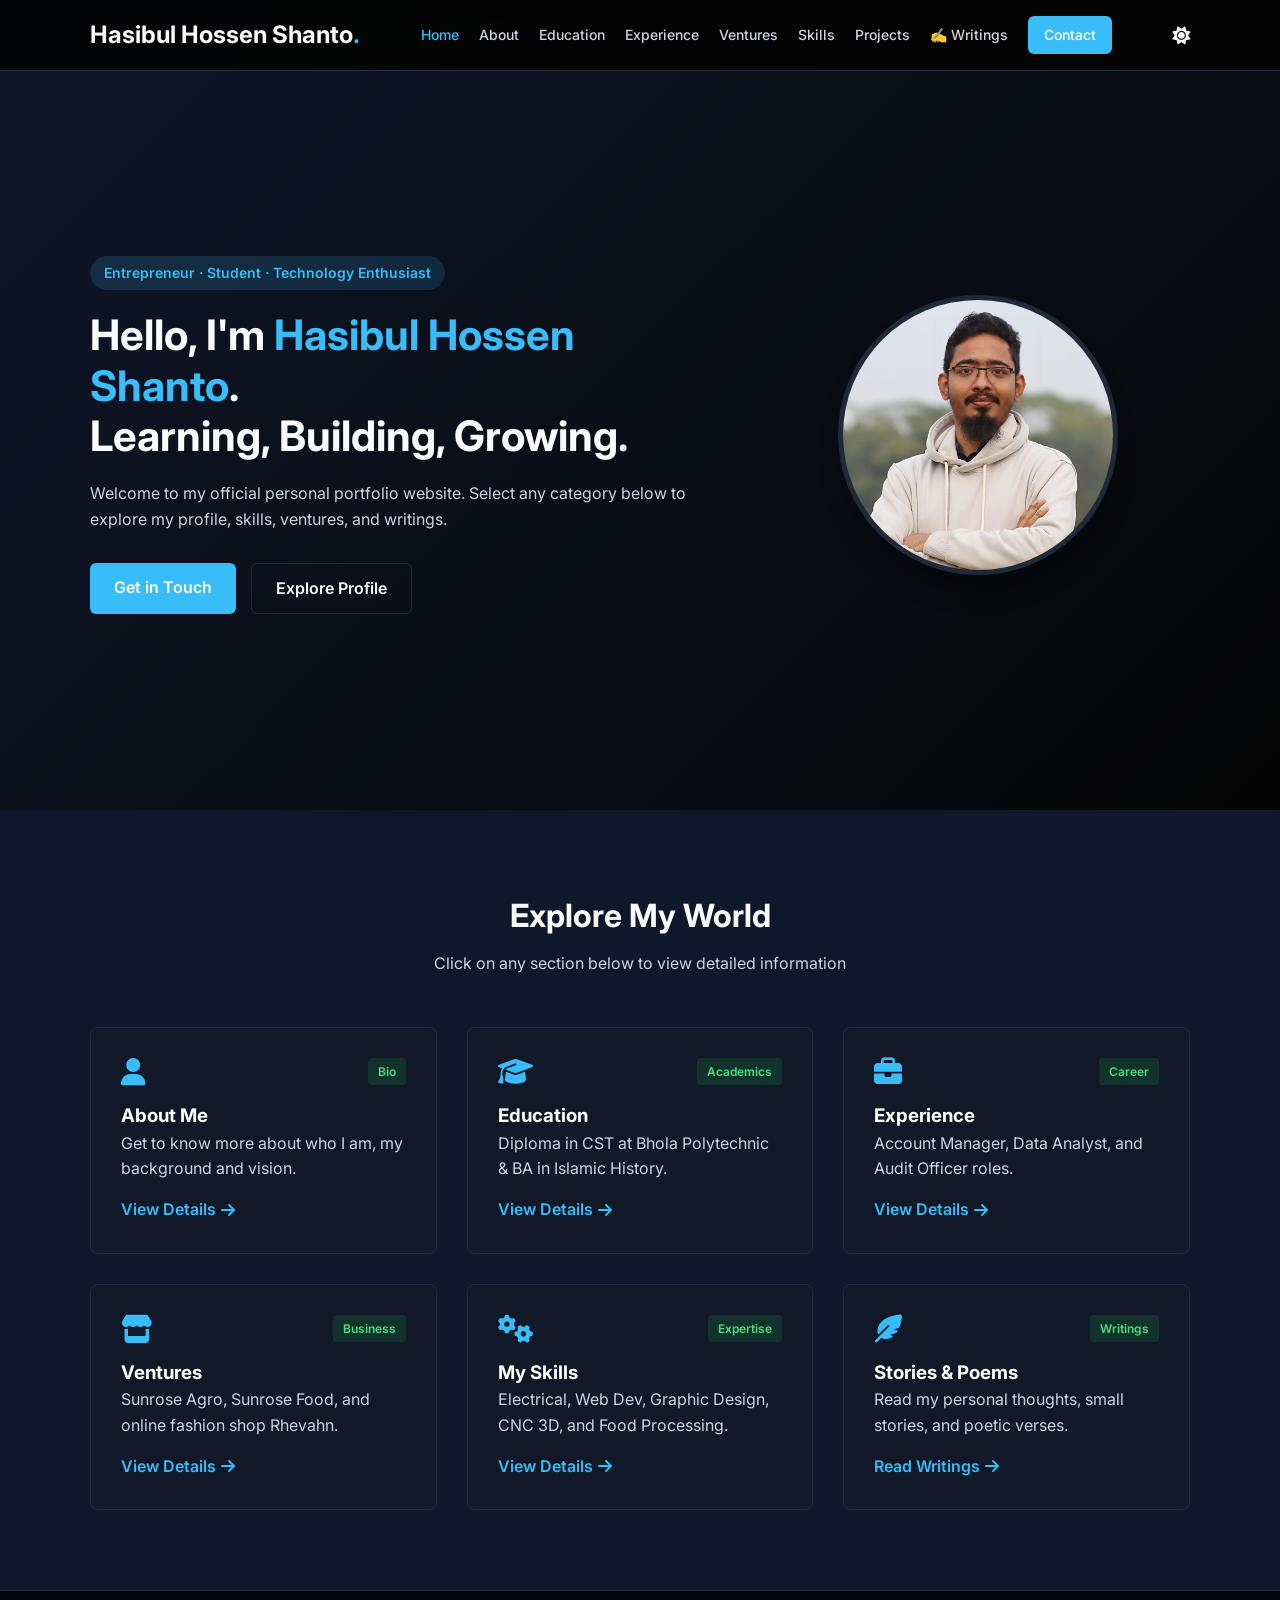
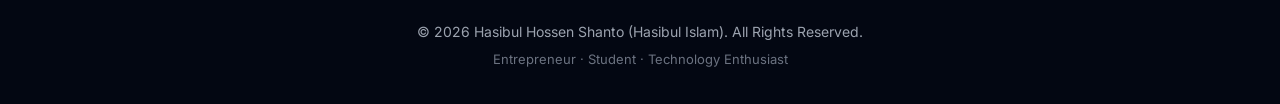
<file: index.html>
<!DOCTYPE html>
<html lang="en" data-theme="dark">
<head>
    <meta charset="UTF-8">
    <meta name="viewport" content="width=device-width, initial-scale=1.0">
    <title>Hasibul Hossen Shanto | Personal Portfolio</title>
    <!-- Google Fonts -->
    <link href="https://fonts.googleapis.com/css2?family=Inter:wght@300;400;500;600;700&display=swap" rel="stylesheet">
    <!-- FontAwesome Icons -->
    <link rel="stylesheet" href="https://cdnjs.cloudflare.com/ajax/libs/font-awesome/6.4.0/css/all.min.css">
    <!-- Custom CSS -->
    <link rel="stylesheet" href="style.css?v=2">
</head>
<body>

    <!-- Splash / Preloader Screen -->
    <div id="preloader">
        <div class="preloader-content">
            <div class="preloader-img-box">
                <img src="profile.jpg" alt="Hasibul Hossen Shanto">
            </div>
            <h2>স্বাগতম! / Welcome!</h2>
            <p>Hasibul Hossen Shanto - Portfolio</p>
            <div class="loader-spinner"></div>
        </div>
    </div>

    <!-- Header / Navbar -->
    <header id="header">
        <div class="container nav-container">
            <a href="index.html" class="logo">Hasibul Hossen Shanto<span>.</span></a>
            <nav class="nav-menu">
                <a href="index.html" class="active">Home</a>
                <a href="about.html">About</a>
                <a href="education.html">Education</a>
                <a href="experience.html">Experience</a>
                <a href="ventures.html">Ventures</a>
                <a href="skills.html">Skills</a>
                <a href="projects.html">Projects</a>
                <a href="blog.html">✍️ Writings</a>
                <a href="contact.html" class="nav-btn">Contact</a>
            </nav>
            <div class="nav-actions" style="display: flex; align-items: center; gap: 15px;">
                <button id="theme-toggle" aria-label="Toggle Theme" style="background: none; border: none; cursor: pointer; font-size: 18px; color: var(--text-color);">
                    <i class="fa-solid fa-sun" id="theme-icon"></i>
                </button>
                <div class="hamburger">
                    <i class="fa-solid fa-bars"></i>
                </div>
            </div>
        </div>
    </header>

    <!-- Hero Section -->
    <section class="hero" style="min-height: 90vh; display: flex; align-items: center;">
        <div class="container hero-container">
            <div class="hero-content">
                <span class="tagline-badge">Entrepreneur · Student · Technology Enthusiast</span>
                <h1>Hello, I'm <span>Hasibul Hossen Shanto</span>.<br>Learning, Building, Growing.</h1>
                <p>Welcome to my official personal portfolio website. Select any category below to explore my profile, skills, ventures, and writings.</p>
                <div class="hero-btns">
                    <a href="contact.html" class="btn btn-primary">Get in Touch</a>
                    <a href="about.html" class="btn btn-secondary">Explore Profile</a>
                </div>
            </div>
            <div class="hero-image">
                <div class="image-box" style="overflow: hidden;">
                    <img src="profile.jpg" alt="Hasibul Hossen Shanto" style="width: 100%; height: 100%; object-fit: cover;">
                </div>
            </div>
        </div>
    </section>

    <!-- Navigation Cards Section -->
    <section class="section bg-light">
        <div class="container">
            <div class="section-title">
                <h2>Explore My World</h2>
                <p>Click on any section below to view detailed information</p>
            </div>
            <div class="projects-grid" style="grid-template-columns: repeat(auto-fit, minmax(280px, 1fr));">
                
                <a href="about.html" class="project-card" style="text-decoration: none;">
                    <div class="project-header"><i class="fa-solid fa-user"></i><span class="status-tag">Bio</span></div>
                    <h3>About Me</h3>
                    <p>Get to know more about who I am, my background and vision.</p>
                    <span class="project-link">View Details <i class="fa-solid fa-arrow-right"></i></span>
                </a>

                <a href="education.html" class="project-card" style="text-decoration: none;">
                    <div class="project-header"><i class="fa-solid fa-graduation-cap"></i><span class="status-tag">Academics</span></div>
                    <h3>Education</h3>
                    <p>Diploma in CST at Bhola Polytechnic & BA in Islamic History.</p>
                    <span class="project-link">View Details <i class="fa-solid fa-arrow-right"></i></span>
                </a>

                <a href="experience.html" class="project-card" style="text-decoration: none;">
                    <div class="project-header"><i class="fa-solid fa-briefcase"></i><span class="status-tag">Career</span></div>
                    <h3>Experience</h3>
                    <p>Account Manager, Data Analyst, and Audit Officer roles.</p>
                    <span class="project-link">View Details <i class="fa-solid fa-arrow-right"></i></span>
                </a>

                <a href="ventures.html" class="project-card" style="text-decoration: none;">
                    <div class="project-header"><i class="fa-solid fa-store"></i><span class="status-tag">Business</span></div>
                    <h3>Ventures</h3>
                    <p>Sunrose Agro, Sunrose Food, and online fashion shop Rhevahn.</p>
                    <span class="project-link">View Details <i class="fa-solid fa-arrow-right"></i></span>
                </a>

                <a href="skills.html" class="project-card" style="text-decoration: none;">
                    <div class="project-header"><i class="fa-solid fa-cogs"></i><span class="status-tag">Expertise</span></div>
                    <h3>My Skills</h3>
                    <p>Electrical, Web Dev, Graphic Design, CNC 3D, and Food Processing.</p>
                    <span class="project-link">View Details <i class="fa-solid fa-arrow-right"></i></span>
                </a>

                <a href="blog.html" class="project-card" style="text-decoration: none;">
                    <div class="project-header"><i class="fa-solid fa-feather-pointed"></i><span class="status-tag">Writings</span></div>
                    <h3>Stories & Poems</h3>
                    <p>Read my personal thoughts, small stories, and poetic verses.</p>
                    <span class="project-link">Read Writings <i class="fa-solid fa-arrow-right"></i></span>
                </a>

            </div>
        </div>
    </section>

    <!-- Footer -->
    <footer>
        <div class="container footer-content">
            <p>&copy; 2026 Hasibul Hossen Shanto (Hasibul Islam). All Rights Reserved.</p>
            <p class="footer-tagline">Entrepreneur · Student · Technology Enthusiast</p>
        </div>
    </footer>

    <!-- JavaScript -->
    <script>
        window.addEventListener('load', () => {
            const preloader = document.getElementById('preloader');
            setTimeout(() => { preloader.classList.add('loaded'); }, 1200);
        });

        const themeToggleBtn = document.getElementById('theme-toggle');
        const themeIcon = document.getElementById('theme-icon');
        const htmlElement = document.documentElement;

        const savedTheme = localStorage.getItem('theme');
        if (savedTheme) {
            htmlElement.setAttribute('data-theme', savedTheme);
            if (savedTheme === 'light') { themeIcon.classList.replace('fa-sun', 'fa-moon'); }
            else { themeIcon.classList.replace('fa-moon', 'fa-sun'); }
        }

        themeToggleBtn.addEventListener('click', () => {
            let currentTheme = htmlElement.getAttribute('data-theme');
            if (currentTheme === 'dark') {
                htmlElement.setAttribute('data-theme', 'light');
                themeIcon.classList.replace('fa-sun', 'fa-moon');
                localStorage.setItem('theme', 'light');
            } else {
                htmlElement.setAttribute('data-theme', 'dark');
                themeIcon.classList.replace('fa-moon', 'fa-sun');
                localStorage.setItem('theme', 'dark');
            }
        });

        const hamburger = document.querySelector('.hamburger');
        const navMenu = document.querySelector('.nav-menu');
        hamburger.addEventListener('click', () => {
            navMenu.classList.toggle('active');
            hamburger.querySelector('i').classList.toggle('fa-bars');
            hamburger.querySelector('i').classList.toggle('fa-xmark');
        });
    </script>
</body>
</html>
</file>
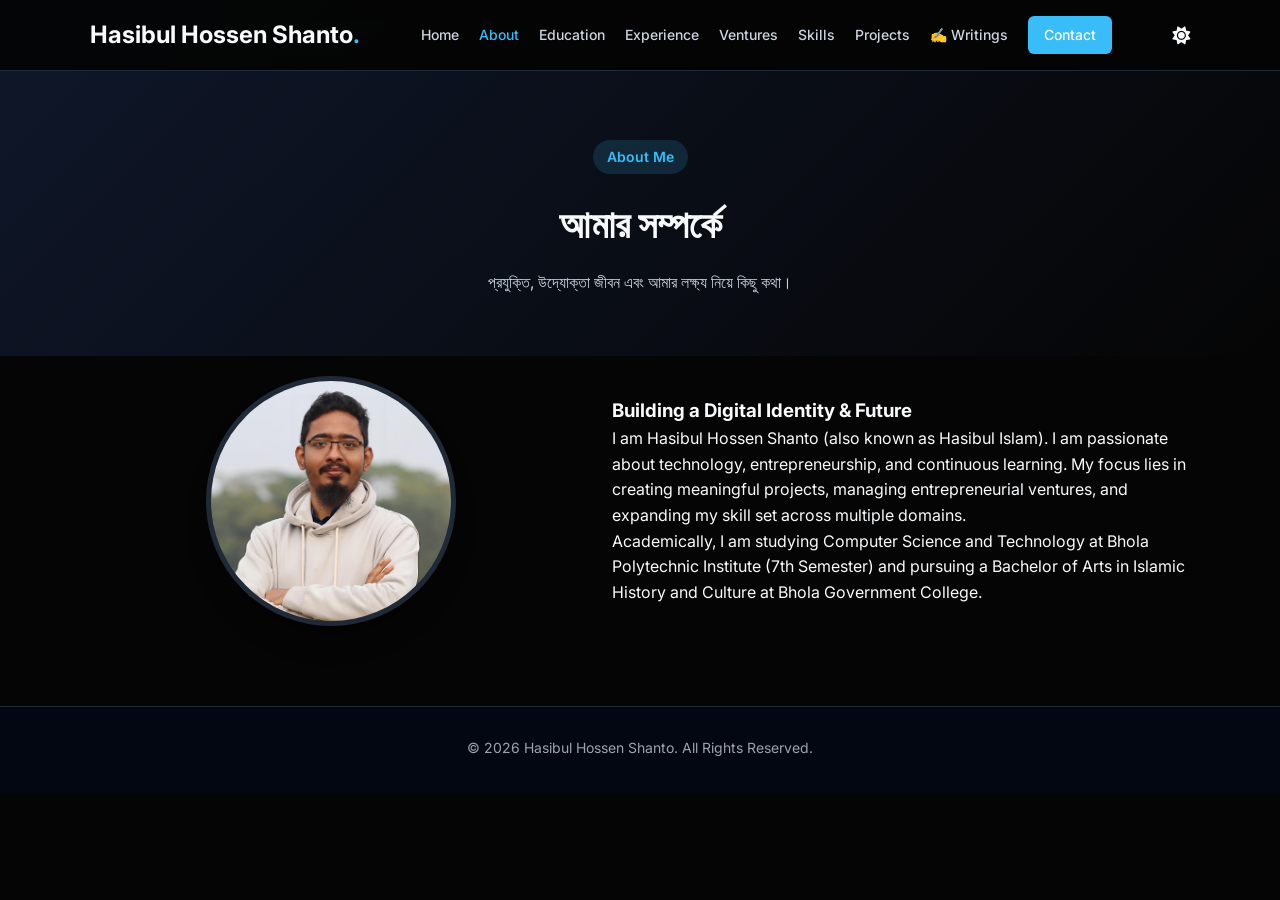
<file: about.html>
<!DOCTYPE html>
<html lang="en" data-theme="dark">
<head>
    <meta charset="UTF-8">
    <meta name="viewport" content="width=device-width, initial-scale=1.0">
    <title>About Me | Hasibul Hossen Shanto</title>
    <link href="https://fonts.googleapis.com/css2?family=Inter:wght@300;400;500;600;700&display=swap" rel="stylesheet">
    <link rel="stylesheet" href="https://cdnjs.cloudflare.com/ajax/libs/font-awesome/6.4.0/css/all.min.css">
    <link rel="stylesheet" href="style.css?v=2">
</head>
<body>
    <header id="header">
        <div class="container nav-container">
            <a href="index.html" class="logo">Hasibul Hossen Shanto<span>.</span></a>
            <nav class="nav-menu">
                <a href="index.html">Home</a>
                <a href="about.html" class="active">About</a>
                <a href="education.html">Education</a>
                <a href="experience.html">Experience</a>
                <a href="ventures.html">Ventures</a>
                <a href="skills.html">Skills</a>
                <a href="projects.html">Projects</a>
                <a href="blog.html">✍️ Writings</a>
                <a href="contact.html" class="nav-btn">Contact</a>
            </nav>
            <div class="nav-actions" style="display: flex; align-items: center; gap: 15px;">
                <button id="theme-toggle" style="background:none;border:none;cursor:pointer;font-size:18px;color:var(--text-color);"><i class="fa-solid fa-sun" id="theme-icon"></i></button>
                <div class="hamburger"><i class="fa-solid fa-bars"></i></div>
            </div>
        </div>
    </header>

    <section class="hero" style="padding: 140px 0 60px; text-align: center;">
        <div class="container">
            <span class="tagline-badge">About Me</span>
            <h1 style="font-size: 38px; margin-bottom: 15px;">আমার সম্পর্কে</h1>
            <p style="color: var(--text-light); max-width: 600px; margin: 0 auto;">প্রযুক্তি, উদ্যোক্তা জীবন এবং আমার লক্ষ্য নিয়ে কিছু কথা।</p>
        </div>
    </section>

    <section class="section" style="padding-top: 20px;">
        <div class="container">
            <div class="about-grid" style="display: grid; grid-template-columns: 1fr 1.2fr; gap: 40px; align-items: center;">
                <div class="hero-image">
                    <div class="image-box" style="width: 250px; height: 250px; overflow: hidden; border-radius: 50%;">
                        <img src="profile.jpg" alt="Hasibul Hossen Shanto" style="width: 100%; height: 100%; object-fit: cover;">
                    </div>
                </div>
                <div class="about-text">
                    <h3>Building a Digital Identity & Future</h3>
                    <p>I am Hasibul Hossen Shanto (also known as Hasibul Islam). I am passionate about technology, entrepreneurship, and continuous learning. My focus lies in creating meaningful projects, managing entrepreneurial ventures, and expanding my skill set across multiple domains.</p>
                    <p>Academically, I am studying Computer Science and Technology at Bhola Polytechnic Institute (7th Semester) and pursuing a Bachelor of Arts in Islamic History and Culture at Bhola Government College.</p>
                </div>
            </div>
        </div>
    </section>

    <footer>
        <div class="container footer-content"><p>&copy; 2026 Hasibul Hossen Shanto. All Rights Reserved.</p></div>
    </footer>

    <script>
        const themeToggleBtn = document.getElementById('theme-toggle');
        const themeIcon = document.getElementById('theme-icon');
        const htmlElement = document.documentElement;
        if (localStorage.getItem('theme') === 'light') { htmlElement.setAttribute('data-theme', 'light'); themeIcon.classList.replace('fa-sun', 'fa-moon'); }
        themeToggleBtn.addEventListener('click', () => {
            if (htmlElement.getAttribute('data-theme') === 'dark') { htmlElement.setAttribute('data-theme', 'light'); themeIcon.classList.replace('fa-sun', 'fa-moon'); localStorage.setItem('theme', 'light'); }
            else { htmlElement.setAttribute('data-theme', 'dark'); themeIcon.classList.replace('fa-moon', 'fa-sun'); localStorage.setItem('theme', 'dark'); }
        });
        const hamburger = document.querySelector('.hamburger');
        const navMenu = document.querySelector('.nav-menu');
        hamburger.addEventListener('click', () => { navMenu.classList.toggle('active'); hamburger.querySelector('i').classList.toggle('fa-bars'); hamburger.querySelector('i').classList.toggle('fa-xmark'); });
    </script>
</body>
</html>
</file>
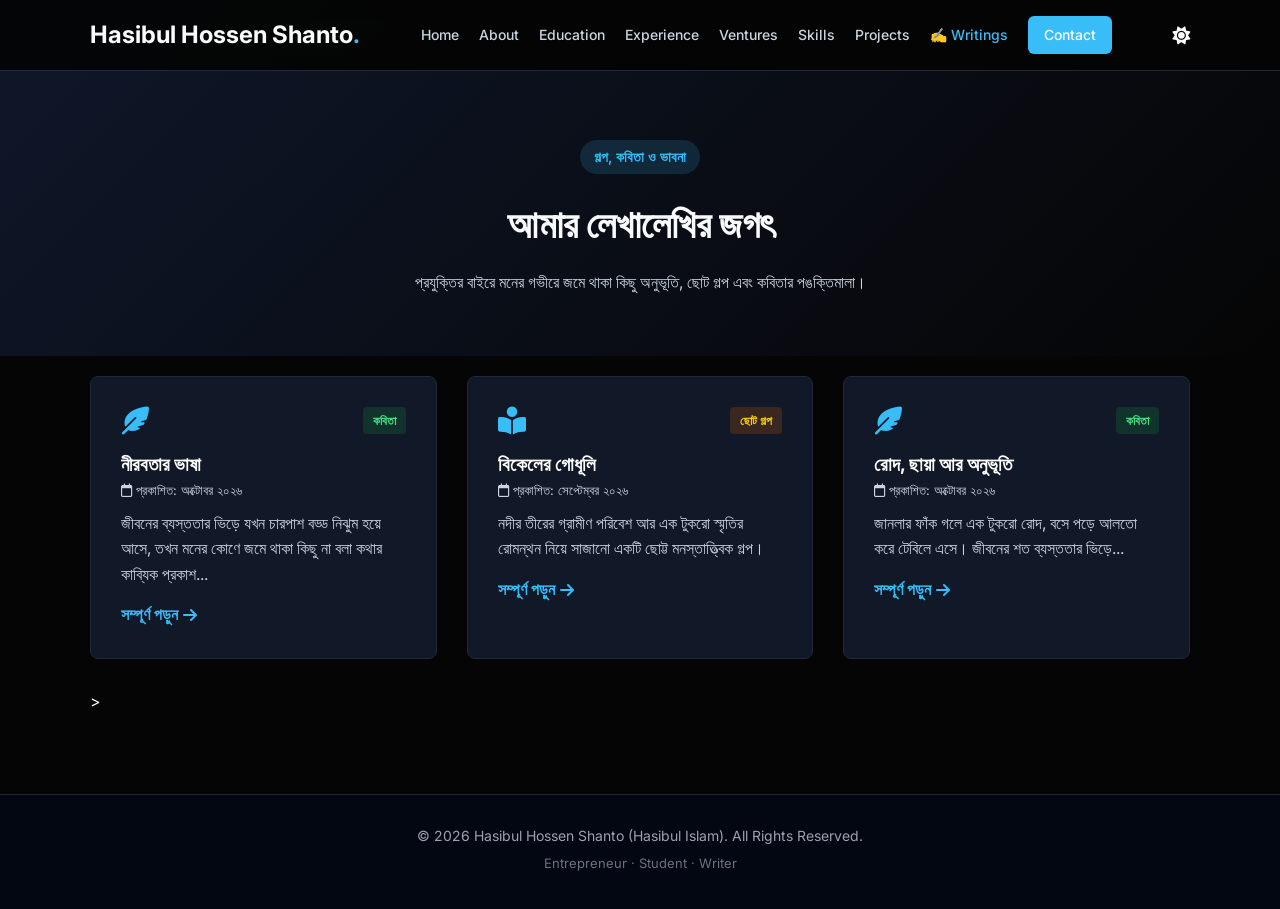
<file: blog.html>
<!DOCTYPE html>
<html lang="en" data-theme="dark">
<head>
    <meta charset="UTF-8">
    <meta name="viewport" content="width=device-width, initial-scale=1.0">
    <title>Writings & Poems | Hasibul Hossen Shanto</title>
    <!-- Google Fonts -->
    <link href="https://fonts.googleapis.com/css2?family=Inter:wght@300;400;500;600;700&display=swap" rel="stylesheet">
    <!-- FontAwesome Icons -->
    <link rel="stylesheet" href="https://cdnjs.cloudflare.com/ajax/libs/font-awesome/6.4.0/css/all.min.css">
    <!-- Custom CSS -->
    <link rel="stylesheet" href="style.css?v=2">
</head>
<body>

    <!-- Header / Navbar -->
    <header id="header">
        <div class="container nav-container">
            <a href="index.html" class="logo">Hasibul Hossen Shanto<span>.</span></a>
            <nav class="nav-menu">
                <a href="index.html">Home</a>
                <a href="about.html">About</a>
                <a href="education.html">Education</a>
                <a href="experience.html">Experience</a>
                <a href="ventures.html">Ventures</a>
                <a href="skills.html">Skills</a>
                <a href="projects.html">Projects</a>
                <a href="blog.html" class="active">✍️ Writings</a>
                <a href="contact.html" class="nav-btn">Contact</a>
            </nav>
            <div class="nav-actions" style="display: flex; align-items: center; gap: 15px;">
                <!-- Theme Toggle Button -->
                <button id="theme-toggle" aria-label="Toggle Theme" style="background: none; border: none; cursor: pointer; font-size: 18px; color: var(--text-color);">
                    <i class="fa-solid fa-sun" id="theme-icon"></i>
                </button>
                <div class="hamburger">
                    <i class="fa-solid fa-bars"></i>
                </div>
            </div>
        </div>
    </header>

    <!-- Blog Hero Section -->
    <section class="hero" style="padding: 140px 0 60px; text-align: center;">
        <div class="container">
            <span class="tagline-badge">গল্প, কবিতা ও ভাবনা</span>
            <h1 style="font-size: 38px; margin-bottom: 15px;">আমার লেখালেখির জগৎ</h1>
            <p style="color: var(--text-light); max-width: 600px; margin: 0 auto;">প্রযুক্তির বাইরে মনের গভীরে জমে থাকা কিছু অনুভূতি, ছোট গল্প এবং কবিতার পঙক্তিমালা।</p>
        </div>
    </section>

    <!-- Blog Posts Grid Section -->
    <section class="section" style="padding-top: 20px;">
        <div class="container">
            <div class="projects-grid" style="grid-template-columns: repeat(auto-fit, minmax(300px, 1fr)); gap: 30px;">
                
                <!-- Story / Poem Card 1 -->
                <div class="project-card">
                    <div class="project-header">
                        <i class="fa-solid fa-feather-pointed"></i>
                        <span class="status-tag">কবিতা</span>
                    </div>
                    <h3>নীরবতার ভাষা</h3>
                    <p style="font-size: 13px; color: var(--text-light); margin-bottom: 10px;"><i class="fa-regular fa-calendar"></i> প্রকাশিত: অক্টোবর ২০২৬</p>
                    <p>জীবনের ব্যস্ততার ভিড়ে যখন চারপাশ বড্ড নিঝুম হয়ে আসে, তখন মনের কোণে জমে থাকা কিছু না বলা কথার কাব্যিক প্রকাশ...</p>
                    <a href="javascript:void(0)" class="project-link" onclick="openStory('নীরবতার ভাষা', 'প্রকাশিত: অক্টোবর ২০২৬', `জীবনের ব্যস্ততার ভিড়ে যখন চারপাশ বড্ড নিঝুম হয়ে আসে,
তখন মনের কোণে জমে থাকা কিছু না বলা কথার কাব্যিক প্রকাশ ঘটে।

চারপাশের কোলাহল পেরিয়ে নিজের ভেতরের আওয়াজ শোনার নামই তো জীবন।
যেখানে কান্নার ভাষা কেউ বোঝে না, সেখানে হয়তো কবিতার পঙক্তিমালা সান্ত্বনা হয়ে ধরা দেয়.`)">সম্পূর্ণ পড়ুন <i class="fa-solid fa-arrow-right"></i></a>
                </div>

                <!-- Story / Poem Card 2 -->
                <div class="project-card">
                    <div class="project-header">
                        <i class="fa-solid fa-book-open-reader"></i>
                        <span class="status-tag upcoming">ছোট গল্প</span>
                    </div>
                    <h3>বিকেলের গোধূলি</h3>
                    <p style="font-size: 13px; color: var(--text-light); margin-bottom: 10px;"><i class="fa-regular fa-calendar"></i> প্রকাশিত: সেপ্টেম্বর ২০২৬</p>
                    <p>নদীর তীরের গ্রামীণ পরিবেশ আর এক টুকরো স্মৃতির রোমন্থন নিয়ে সাজানো একটি ছোট্ট মনস্তাত্ত্বিক গল্প।</p>
                    <a href="javascript:void(0)" class="project-link" onclick="openStory('বিকেলের গোধূলি', 'প্রকাশিত: সেপ্টেম্বর ২০২৬', `নদীর তীরের গ্রামীণ পরিবেশ আর এক টুকরো স্মৃতির রোমন্থন নিয়ে সাজানো একটি ছোট্ট মনস্তাত্ত্বিক গল্প।

বিকেলের সোনালী আলো যখন নদীর জলে ঠিকরে পড়ত, তখন মনে হতো সময় বুঝি সেখানেই থেমে গেছে। কত না পাওয়ার বেদনা আর পাওয়ার আনন্দ মিশে থাকত সেই গোধূলি লগ্নে।`)">সম্পূর্ণ পড়ুন <i class="fa-solid fa-arrow-right"></i></a>
                </div>

                                <!-- Story / Poem Card 3 -->
                <div class="project-card">
                    <div class="project-header">
                        <i class="fa-solid fa-feather-pointed"></i>
                        <span class="status-tag">কবিতা</span>
                    </div>
                    <h3>রোদ, ছায়া আর অনুভূতি</h3>
                    <p style="font-size: 13px; color: var(--text-light); margin-bottom: 10px;"><i class="fa-regular fa-calendar"></i> প্রকাশিত: অক্টোবর ২০২৬</p>
                    <p>জানলার ফাঁক গলে এক টুকরো রোদ, বসে পড়ে আলতো করে টেবিলে এসে। জীবনের শত ব্যস্ততার ভিড়ে...</p>
                    <a href="javascript:void(0)" class="project-link" onclick="openStory('রোদ, ছায়া আর অনুভূতি', 'প্রকাশিত: অক্টোবর ২০২৬', `জানলার ফাঁক গলে এক টুকরো রোদ,
বসে পড়ে আলতো করে টেবিলে এসে।
জীবনের শত ব্যস্ততার ভিড়ে,
কে যেন কানে কানে বলে যায় হেসে—

&quot;সবুজের রঙে একটু ডুব দিয়ে দেখো,
ক্লান্ত হৃদয় পাবে নতুন এক গান।&quot;
মেঘেদের ডানা ভেঙে ঝরে পড়া আলো,
নিমিষেই জুড়িয়ে দেয় তপ্ত পরান।

রাস্তার ধারের ওই পুরনো গাছটা,
রোজকার মতো আজও দাঁড়িয়ে একা।
তার পাতার ফাঁকে ঝিলমিল মায়াবী হাসিতে,
হঠাৎই তো নিজের সাথে হয়ে যায় দেখা।`)">সম্পূর্ণ পড়ুন <i class="fa-solid fa-arrow-right"></i></a>
</div>
>

            </div>
        </div>
    </section>

    <!-- Read Full Story/Poem Popup Modal -->
    <div id="read-modal" style="display: none; position: fixed; top: 0; left: 0; width: 100%; height: 100%; background: rgba(0,0,0,0.85); z-index: 99999; justify-content: center; align-items: center; padding: 20px;">
        <div style="background: var(--card-bg); color: var(--text-color); padding: 35px 30px; border-radius: 16px; max-width: 600px; width: 100%; max-height: 80vh; overflow-y: auto; position: relative; border: 1px solid var(--border-color); box-shadow: 0 25px 50px rgba(0,0,0,0.5);">
            <button id="modal-read-close" style="position: absolute; top: 15px; right: 20px; background: none; border: none; font-size: 26px; cursor: pointer; color: var(--text-color);">&times;</button>
            <h2 id="modal-title" style="margin-bottom: 8px; font-size: 24px;"></h2>
            <p id="modal-date" style="font-size: 13px; color: var(--text-light); margin-bottom: 20px; border-bottom: 1px solid var(--border-color); padding-bottom: 10px;"></p>
            <div id="modal-body" style="line-height: 1.8; font-size: 15px; white-space: pre-line;"></div>
        </div>
    </div>

    <!-- Footer -->
    <footer>
        <div class="container footer-content">
            <p>&copy; 2026 Hasibul Hossen Shanto (Hasibul Islam). All Rights Reserved.</p>
            <p class="footer-tagline">Entrepreneur · Student · Writer</p>
        </div>
    </footer>

    <!-- JavaScript -->
    <script>
        const themeToggleBtn = document.getElementById('theme-toggle');
        const themeIcon = document.getElementById('theme-icon');
        const htmlElement = document.documentElement;

        const savedTheme = localStorage.getItem('theme');
        if (savedTheme) {
            htmlElement.setAttribute('data-theme', savedTheme);
            if (savedTheme === 'light') {
                themeIcon.classList.replace('fa-sun', 'fa-moon');
            } else {
                themeIcon.classList.replace('fa-moon', 'fa-sun');
            }
        }

        themeToggleBtn.addEventListener('click', () => {
            let currentTheme = htmlElement.getAttribute('data-theme');
            if (currentTheme === 'dark') {
                htmlElement.setAttribute('data-theme', 'light');
                themeIcon.classList.replace('fa-sun', 'fa-moon');
                localStorage.setItem('theme', 'light');
            } else {
                htmlElement.setAttribute('data-theme', 'dark');
                themeIcon.classList.replace('fa-moon', 'fa-sun');
                localStorage.setItem('theme', 'dark');
            }
        });

        const hamburger = document.querySelector('.hamburger');
        const navMenu = document.querySelector('.nav-menu');

        hamburger.addEventListener('click', () => {
            navMenu.classList.toggle('active');
            hamburger.querySelector('i').classList.toggle('fa-bars');
            hamburger.querySelector('i').classList.toggle('fa-xmark');
        });

        // Popup Modal Logic
        const readModal = document.getElementById('read-modal');
        const modalReadClose = document.getElementById('modal-read-close');

        function openStory(title, date, content) {
            document.getElementById('modal-title').innerText = title;
            document.getElementById('modal-date').innerText = date;
            document.getElementById('modal-body').innerText = content;
            readModal.style.display = 'flex';
        }

        modalReadClose.addEventListener('click', () => {
            readModal.style.display = 'none';
        });

        readModal.addEventListener('click', (e) => {
            if (e.target === readModal) {
                readModal.style.display = 'none';
            }
        });
    </script>
</body>
</html>
</file>
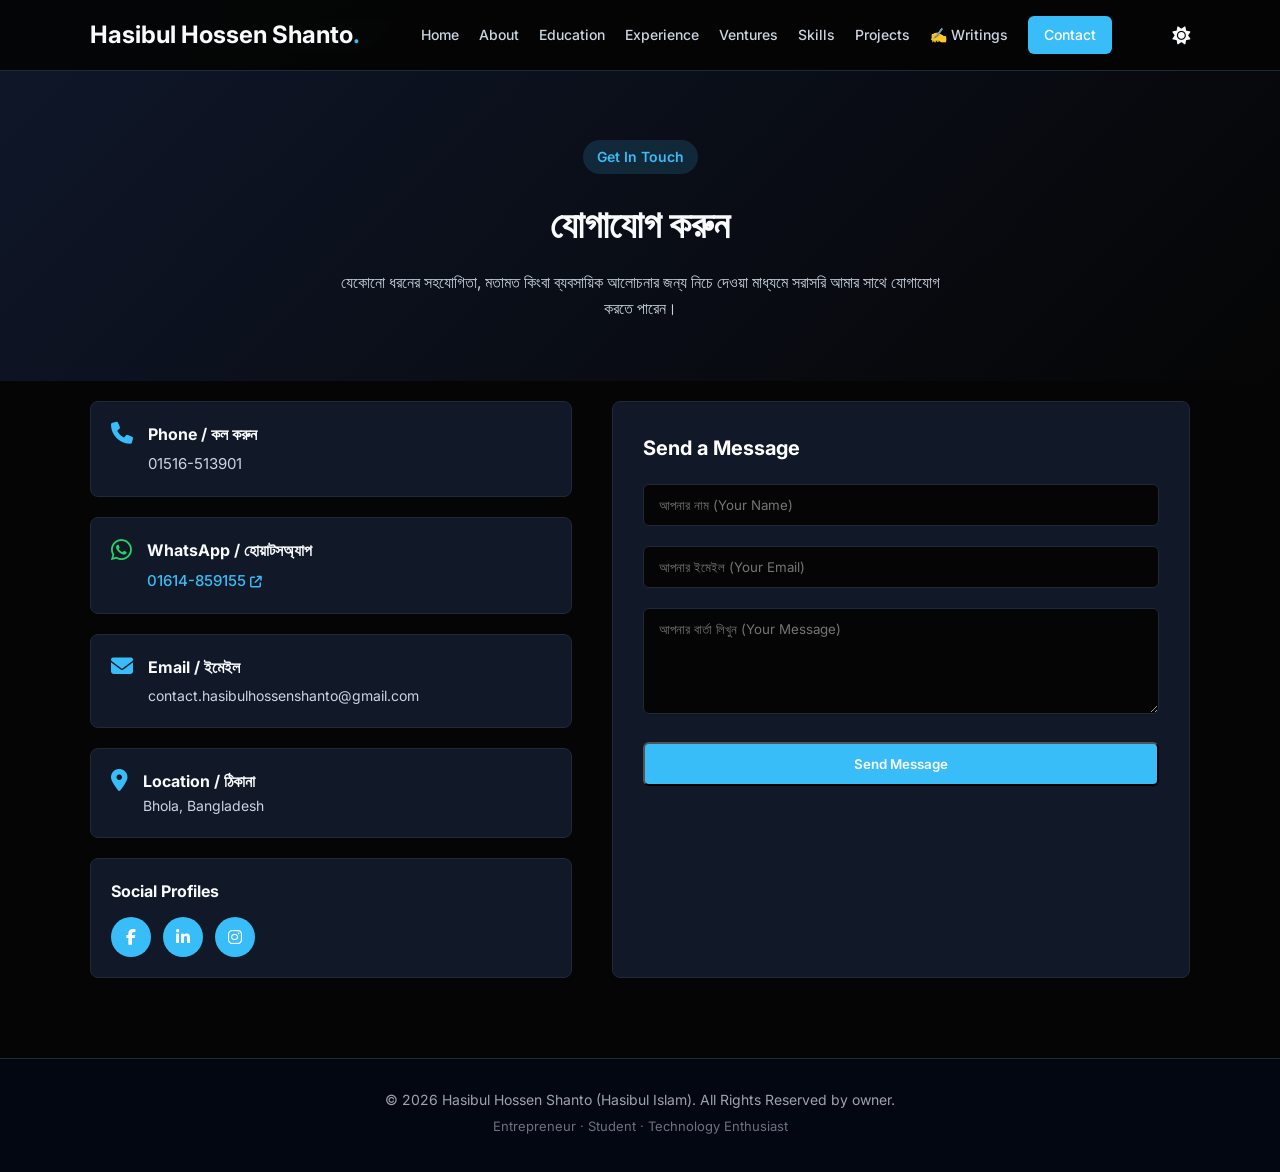
<file: contact.html>
<!DOCTYPE html>
<html lang="en" data-theme="dark">
<head>
    <meta charset="UTF-8">
    <meta name="viewport" content="width=device-width, initial-scale=1.0">
    <title>Contact Me | Hasibul Hossen Shanto</title>
    <!-- Google Fonts -->
    <link href="https://fonts.googleapis.com/css2?family=Inter:wght@300;400;500;600;700&display=swap" rel="stylesheet">
    <!-- FontAwesome Icons -->
    <link rel="stylesheet" href="https://cdnjs.cloudflare.com/ajax/libs/font-awesome/6.4.0/css/all.min.css">
    <!-- Custom CSS -->
    <link rel="stylesheet" href="style.css?v=2">
</head>
<body>

    <!-- Header / Navbar -->
    <header id="header">
        <div class="container nav-container">
            <a href="index.html" class="logo">Hasibul Hossen Shanto<span>.</span></a>
            <nav class="nav-menu">
                <a href="index.html">Home</a>
                <a href="about.html">About</a>
                <a href="education.html">Education</a>
                <a href="experience.html">Experience</a>
                <a href="ventures.html">Ventures</a>
                <a href="skills.html">Skills</a>
                <a href="projects.html">Projects</a>
                <a href="blog.html">✍️ Writings</a>
                <a href="contact.html" class="active nav-btn">Contact</a>
            </nav>
            <div class="nav-actions" style="display: flex; align-items: center; gap: 15px;">
                <!-- Theme Toggle Button -->
                <button id="theme-toggle" aria-label="Toggle Theme" style="background: none; border: none; cursor: pointer; font-size: 18px; color: var(--text-color);">
                    <i class="fa-solid fa-sun" id="theme-icon"></i>
                </button>
                <div class="hamburger">
                    <i class="fa-solid fa-bars"></i>
                </div>
            </div>
        </div>
    </header>

    <!-- Contact Hero Section -->
    <section class="hero" style="padding: 140px 0 60px; text-align: center;">
        <div class="container">
            <span class="tagline-badge">Get In Touch</span>
            <h1 style="font-size: 38px; margin-bottom: 15px;">যোগাযোগ করুন</h1>
            <p style="color: var(--text-light); max-width: 600px; margin: 0 auto;">যেকোনো ধরনের সহযোগিতা, মতামত কিংবা ব্যবসায়িক আলোচনার জন্য নিচে দেওয়া মাধ্যমে সরাসরি আমার সাথে যোগাযোগ করতে পারেন।</p>
        </div>
    </section>

    <!-- Contact Section Content -->
    <section class="section" style="padding-top: 20px;">
        <div class="container">
            <div class="contact-wrapper" style="grid-template-columns: 1fr 1.2fr; gap: 40px; display: grid;">
                
                <!-- Contact Information -->
                <div class="contact-info" style="display: flex; flex-direction: column; gap: 20px;">
                    
                    <div class="contact-item card" style="display: flex; gap: 15px; align-items: flex-start; padding: 20px;">
                        <i class="fa-solid fa-phone" style="font-size: 22px; color: var(--primary-color);"></i>
                        <div>
                            <h4 style="margin-bottom: 4px;">Phone / কল করুন</h4>
                            <p style="color: var(--text-light); font-size: 15px;">01516-513901</p>
                        </div>
                    </div>

                    <div class="contact-item card" style="display: flex; gap: 15px; align-items: flex-start; padding: 20px;">
                        <i class="fa-brands fa-whatsapp" style="font-size: 24px; color: #25d366;"></i>
                        <div>
                            <h4 style="margin-bottom: 4px;">WhatsApp / হোয়াটসঅ্যাপ</h4>
                            <a href="https://wa.me/8801614859155" target="_blank" style="color: var(--primary-color); text-decoration: none; font-size: 15px; font-weight: 500;">01614-859155 <i class="fa-solid fa-arrow-up-right-from-square" style="font-size: 12px;"></i></a>
                        </div>
                    </div>

                    <div class="contact-item card" style="display: flex; gap: 15px; align-items: flex-start; padding: 20px;">
                        <i class="fa-solid fa-envelope" style="font-size: 22px; color: var(--primary-color);"></i>
                        <div>
                            <h4 style="margin-bottom: 4px;">Email / ইমেইল</h4>
                            <p style="color: var(--text-light); font-size: 14px; word-break: break-all;">contact.hasibulhossenshanto@gmail.com</p>
                        </div>
                    </div>

                    <div class="contact-item card" style="display: flex; gap: 15px; align-items: flex-start; padding: 20px;">
                        <i class="fa-solid fa-location-dot" style="font-size: 22px; color: var(--primary-color);"></i>
                        <div>
                            <h4>Location / ঠিকানা</h4>
                            <p style="color: var(--text-light); font-size: 14px;">Bhola, Bangladesh</p>
                        </div>
                    </div>

                    <!-- Social Profiles Links -->
                    <div class="card" style="padding: 20px;">
                        <h4 style="margin-bottom: 12px;">Social Profiles</h4>
                        <div class="social-links" style="display: flex; gap: 12px;">
                            <a href="https://www.facebook.com/shanto.364" target="_blank" title="Facebook" style="width: 40px; height: 40px; background: var(--primary-color); color: #fff; display: flex; align-items: center; justify-content: center; border-radius: 50%; text-decoration: none;"><i class="fa-brands fa-facebook-f"></i></a>
                            <a href="https://www.linkedin.com/in/hasibul-hossen-shanto1" target="_blank" title="LinkedIn" style="width: 40px; height: 40px; background: var(--primary-color); color: #fff; display: flex; align-items: center; justify-content: center; border-radius: 50%; text-decoration: none;"><i class="fa-brands fa-linkedin-in"></i></a>
                            <a href="https://www.instagram.com/shanto.364" target="_blank" title="Instagram" style="width: 40px; height: 40px; background: var(--primary-color); color: #fff; display: flex; align-items: center; justify-content: center; border-radius: 50%; text-decoration: none;"><i class="fa-brands fa-instagram"></i></a>
                        </div>
                    </div>

                </div>

                <!-- Contact Message Form -->
                <div class="contact-form-box card" style="padding: 30px;">
                    <h3 style="margin-bottom: 20px; font-size: 20px;">Send a Message</h3>
                    <form>
                        <div class="form-group" style="margin-bottom: 20px;">
                            <input type="text" placeholder="আপনার নাম (Your Name)" required style="width: 100%; padding: 12px 15px; background: var(--bg-color); color: var(--text-color); border: 1px solid var(--border-color); border-radius: 6px; outline: none;">
                        </div>
                        <div class="form-group" style="margin-bottom: 20px;">
                            <input type="email" placeholder="আপনার ইমেইল (Your Email)" required style="width: 100%; padding: 12px 15px; background: var(--bg-color); color: var(--text-color); border: 1px solid var(--border-color); border-radius: 6px; outline: none;">
                        </div>
                        <div class="form-group" style="margin-bottom: 20px;">
                            <textarea rows="5" placeholder="আপনার বার্তা লিখুন (Your Message)" required style="width: 100%; padding: 12px 15px; background: var(--bg-color); color: var(--text-color); border: 1px solid var(--border-color); border-radius: 6px; outline: none;"></textarea>
                        </div>
                        <button type="submit" class="btn btn-primary btn-block" style="width: 100%;">Send Message</button>
                    </form>
                </div>

            </div>
        </div>
    </section>

    <!-- Footer -->
    <footer>
        <div class="container footer-content">
            <p>&copy; 2026 Hasibul Hossen Shanto (Hasibul Islam). All Rights Reserved by owner.</p>
            <p class="footer-tagline">Entrepreneur · Student · Technology Enthusiast</p>
        </div>
    </footer>

    <!-- JavaScript -->
    <script>
        const themeToggleBtn = document.getElementById('theme-toggle');
        const themeIcon = document.getElementById('theme-icon');
        const htmlElement = document.documentElement;

        const savedTheme = localStorage.getItem('theme');
        if (savedTheme) {
            htmlElement.setAttribute('data-theme', savedTheme);
            if (savedTheme === 'light') {
                themeIcon.classList.replace('fa-sun', 'fa-moon');
            } else {
                themeIcon.classList.replace('fa-moon',
</file>
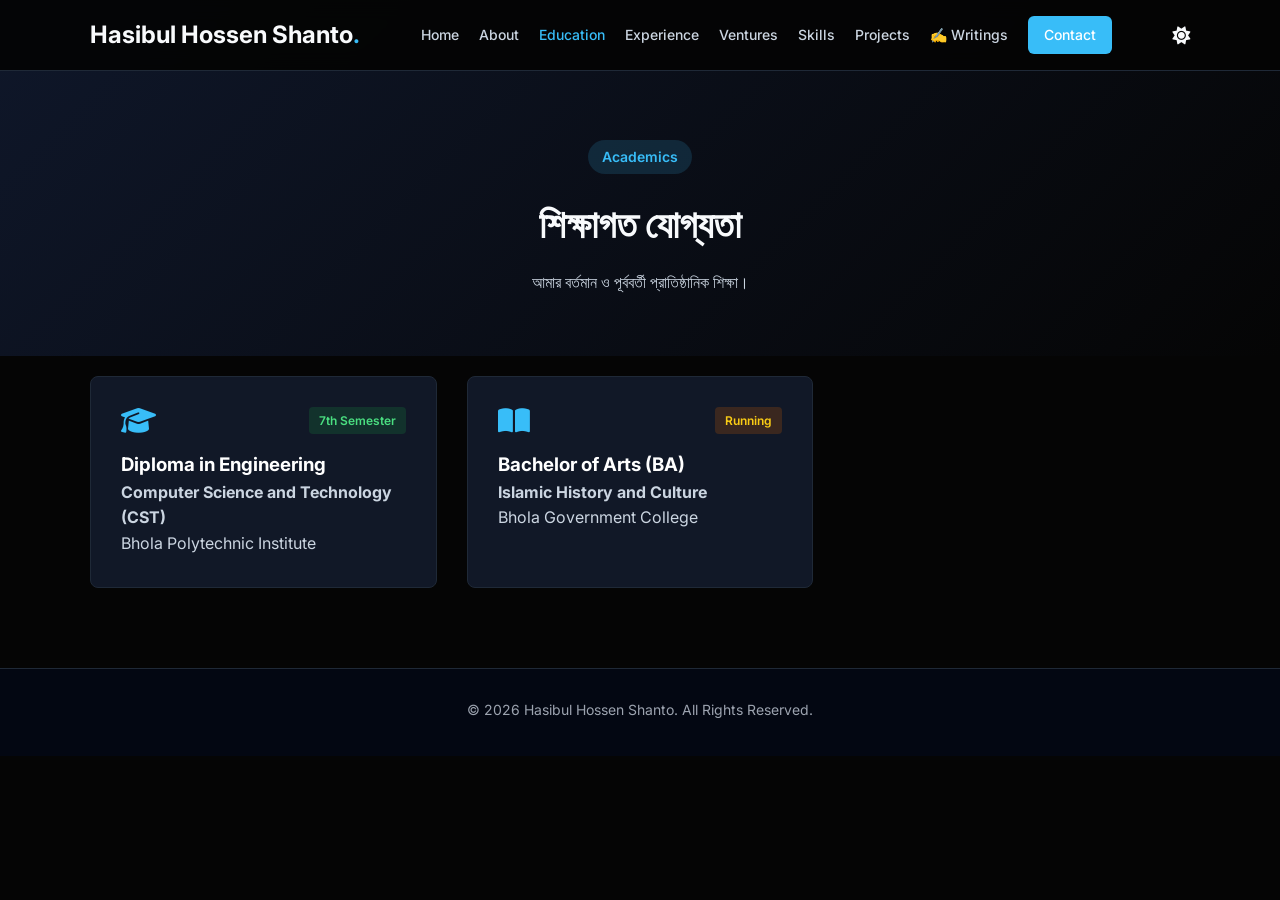
<file: education.html>
<!DOCTYPE html>
<html lang="en" data-theme="dark">
<head>
    <meta charset="UTF-8">
    <meta name="viewport" content="width=device-width, initial-scale=1.0">
    <title>Education | Hasibul Hossen Shanto</title>
    <link href="https://fonts.googleapis.com/css2?family=Inter:wght@300;400;500;600;700&display=swap" rel="stylesheet">
    <link rel="stylesheet" href="https://cdnjs.cloudflare.com/ajax/libs/font-awesome/6.4.0/css/all.min.css">
    <link rel="stylesheet" href="style.css?v=2">
</head>
<body>
    <header id="header">
        <div class="container nav-container">
            <a href="index.html" class="logo">Hasibul Hossen Shanto<span>.</span></a>
            <nav class="nav-menu">
                <a href="index.html">Home</a>
                <a href="about.html">About</a>
                <a href="education.html" class="active">Education</a>
                <a href="experience.html">Experience</a>
                <a href="ventures.html">Ventures</a>
                <a href="skills.html">Skills</a>
                <a href="projects.html">Projects</a>
                <a href="blog.html">✍️ Writings</a>
                <a href="contact.html" class="nav-btn">Contact</a>
            </nav>
            <div class="nav-actions" style="display: flex; align-items: center; gap: 15px;">
                <button id="theme-toggle" style="background:none;border:none;cursor:pointer;font-size:18px;color:var(--text-color);"><i class="fa-solid fa-sun" id="theme-icon"></i></button>
                <div class="hamburger"><i class="fa-solid fa-bars"></i></div>
            </div>
        </div>
    </header>

    <section class="hero" style="padding: 140px 0 60px; text-align: center;">
        <div class="container">
            <span class="tagline-badge">Academics</span>
            <h1 style="font-size: 38px; margin-bottom: 15px;">শিক্ষাগত যোগ্যতা</h1>
            <p style="color: var(--text-light); max-width: 600px; margin: 0 auto;">আমার বর্তমান ও পূর্ববর্তী প্রাতিষ্ঠানিক শিক্ষা।</p>
        </div>
    </section>

    <section class="section" style="padding-top: 20px;">
        <div class="container">
            <div class="projects-grid">
                <div class="project-card">
                    <div class="project-header"><i class="fa-solid fa-graduation-cap"></i><span class="status-tag">7th Semester</span></div>
                    <h3>Diploma in Engineering</h3>
                    <p><strong>Computer Science and Technology (CST)</strong><br>Bhola Polytechnic Institute</p>
                </div>
                <div class="project-card">
                    <div class="project-header"><i class="fa-solid fa-book-open"></i><span class="status-tag upcoming">Running</span></div>
                    <h3>Bachelor of Arts (BA)</h3>
                    <p><strong>Islamic History and Culture</strong><br>Bhola Government College</p>
                </div>
            </div>
        </div>
    </section>

    <footer>
        <div class="container footer-content"><p>&copy; 2026 Hasibul Hossen Shanto. All Rights Reserved.</p></div>
    </footer>

    <script>
        const themeToggleBtn = document.getElementById('theme-toggle');
        const themeIcon = document.getElementById('theme-icon');
        const htmlElement = document.documentElement;
        if (localStorage.getItem('theme') === 'light') { htmlElement.setAttribute('data-theme', 'light'); themeIcon.classList.replace('fa-sun', 'fa-moon'); }
        themeToggleBtn.addEventListener('click', () => {
            if (htmlElement.getAttribute('data-theme') === 'dark') { htmlElement.setAttribute('data-theme', 'light'); themeIcon.classList.replace('fa-sun', 'fa-moon'); localStorage.setItem('theme', 'light'); }
            else { htmlElement.setAttribute('data-theme', 'dark'); themeIcon.classList.replace('fa-moon', 'fa-sun'); localStorage.setItem('theme', 'dark'); }
        });
        const hamburger = document.querySelector('.hamburger');
        const navMenu = document.querySelector('.nav-menu');
        hamburger.addEventListener('click', () => { navMenu.classList.toggle('active'); hamburger.querySelector('i').classList.toggle('fa-bars'); hamburger.querySelector('i').classList.toggle('fa-xmark'); });
    </script>
</body>
</html>
</file>
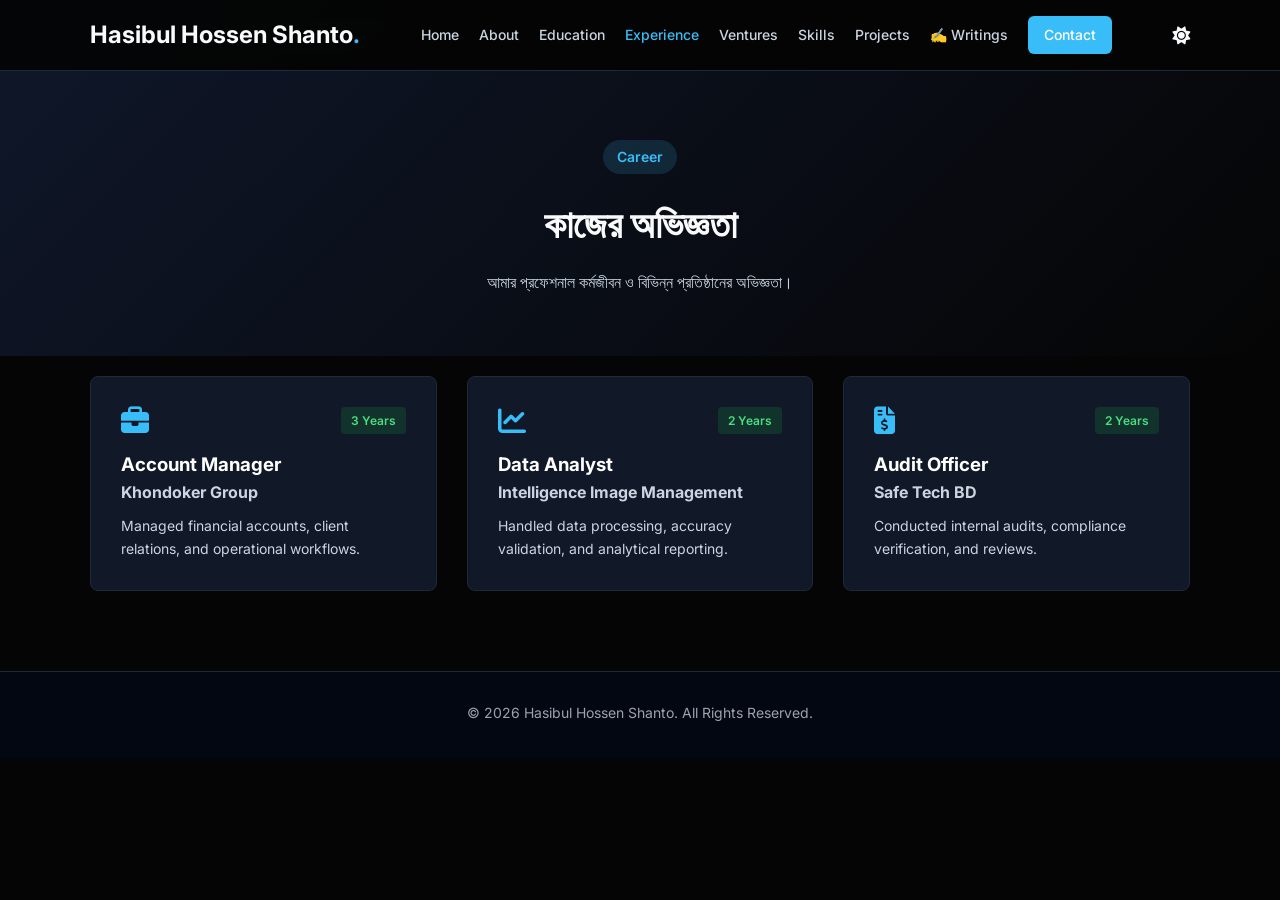
<file: experience.html>
<!DOCTYPE html>
<html lang="en" data-theme="dark">
<head>
    <meta charset="UTF-8">
    <meta name="viewport" content="width=device-width, initial-scale=1.0">
    <title>Experience | Hasibul Hossen Shanto</title>
    <link href="https://fonts.googleapis.com/css2?family=Inter:wght@300;400;500;600;700&display=swap" rel="stylesheet">
    <link rel="stylesheet" href="https://cdnjs.cloudflare.com/ajax/libs/font-awesome/6.4.0/css/all.min.css">
    <link rel="stylesheet" href="style.css?v=2">
</head>
<body>
    <header id="header">
        <div class="container nav-container">
            <a href="index.html" class="logo">Hasibul Hossen Shanto<span>.</span></a>
            <nav class="nav-menu">
                <a href="index.html">Home</a>
                <a href="about.html">About</a>
                <a href="education.html">Education</a>
                <a href="experience.html" class="active">Experience</a>
                <a href="ventures.html">Ventures</a>
                <a href="skills.html">Skills</a>
                <a href="projects.html">Projects</a>
                <a href="blog.html">✍️ Writings</a>
                <a href="contact.html" class="nav-btn">Contact</a>
            </nav>
            <div class="nav-actions" style="display: flex; align-items: center; gap: 15px;">
                <button id="theme-toggle" style="background:none;border:none;cursor:pointer;font-size:18px;color:var(--text-color);"><i class="fa-solid fa-sun" id="theme-icon"></i></button>
                <div class="hamburger"><i class="fa-solid fa-bars"></i></div>
            </div>
        </div>
    </header>

    <section class="hero" style="padding: 140px 0 60px; text-align: center;">
        <div class="container">
            <span class="tagline-badge">Career</span>
            <h1 style="font-size: 38px; margin-bottom: 15px;">কাজের অভিজ্ঞতা</h1>
            <p style="color: var(--text-light); max-width: 600px; margin: 0 auto;">আমার প্রফেশনাল কর্মজীবন ও বিভিন্ন প্রতিষ্ঠানের অভিজ্ঞতা।</p>
        </div>
    </section>

    <section class="section" style="padding-top: 20px;">
        <div class="container">
            <div class="skills-grid">
                <div class="skill-category">
                    <div class="project-header"><i class="fa-solid fa-briefcase"></i><span class="status-tag">3 Years</span></div>
                    <h3>Account Manager</h3>
                    <p><strong>Khondoker Group</strong></p>
                    <p style="margin-top: 10px; font-size: 14px; color: var(--text-light);">Managed financial accounts, client relations, and operational workflows.</p>
                </div>
                <div class="skill-category">
                    <div class="project-header"><i class="fa-solid fa-chart-line"></i><span class="status-tag">2 Years</span></div>
                    <h3>Data Analyst</h3>
                    <p><strong>Intelligence Image Management</strong></p>
                    <p style="margin-top: 10px; font-size: 14px; color: var(--text-light);">Handled data processing, accuracy validation, and analytical reporting.</p>
                </div>
                <div class="skill-category">
                    <div class="project-header"><i class="fa-solid fa-file-invoice-dollar"></i><span class="status-tag">2 Years</span></div>
                    <h3>Audit Officer</h3>
                    <p><strong>Safe Tech BD</strong></p>
                    <p style="margin-top: 10px; font-size: 14px; color: var(--text-light);">Conducted internal audits, compliance verification, and reviews.</p>
                </div>
            </div>
        </div>
    </section>

    <footer>
        <div class="container footer-content"><p>&copy; 2026 Hasibul Hossen Shanto. All Rights Reserved.</p></div>
    </footer>

    <script>
        const themeToggleBtn = document.getElementById('theme-toggle');
        const themeIcon = document.getElementById('theme-icon');
        const htmlElement = document.documentElement;
        if (localStorage.getItem('theme') === 'light') { htmlElement.setAttribute('data-theme', 'light'); themeIcon.classList.replace('fa-sun', 'fa-moon'); }
        themeToggleBtn.addEventListener('click', () => {
            if (htmlElement.getAttribute('data-theme') === 'dark') { htmlElement.setAttribute('data-theme', 'light'); themeIcon.classList.replace('fa-sun', 'fa-moon'); localStorage.setItem('theme', 'light'); }
            else { htmlElement.setAttribute('data-theme', 'dark'); themeIcon.classList.replace('fa-moon', 'fa-sun'); localStorage.setItem('theme', 'dark'); }
        });
        const hamburger = document.querySelector('.hamburger');
        const navMenu = document.querySelector('.nav-menu');
        hamburger.addEventListener('click', () => { navMenu.classList.toggle('active'); hamburger.querySelector('i').classList.toggle('fa-bars'); hamburger.querySelector('i').classList.toggle('fa-xmark'); });
    </script>
</body>
</html>
</file>
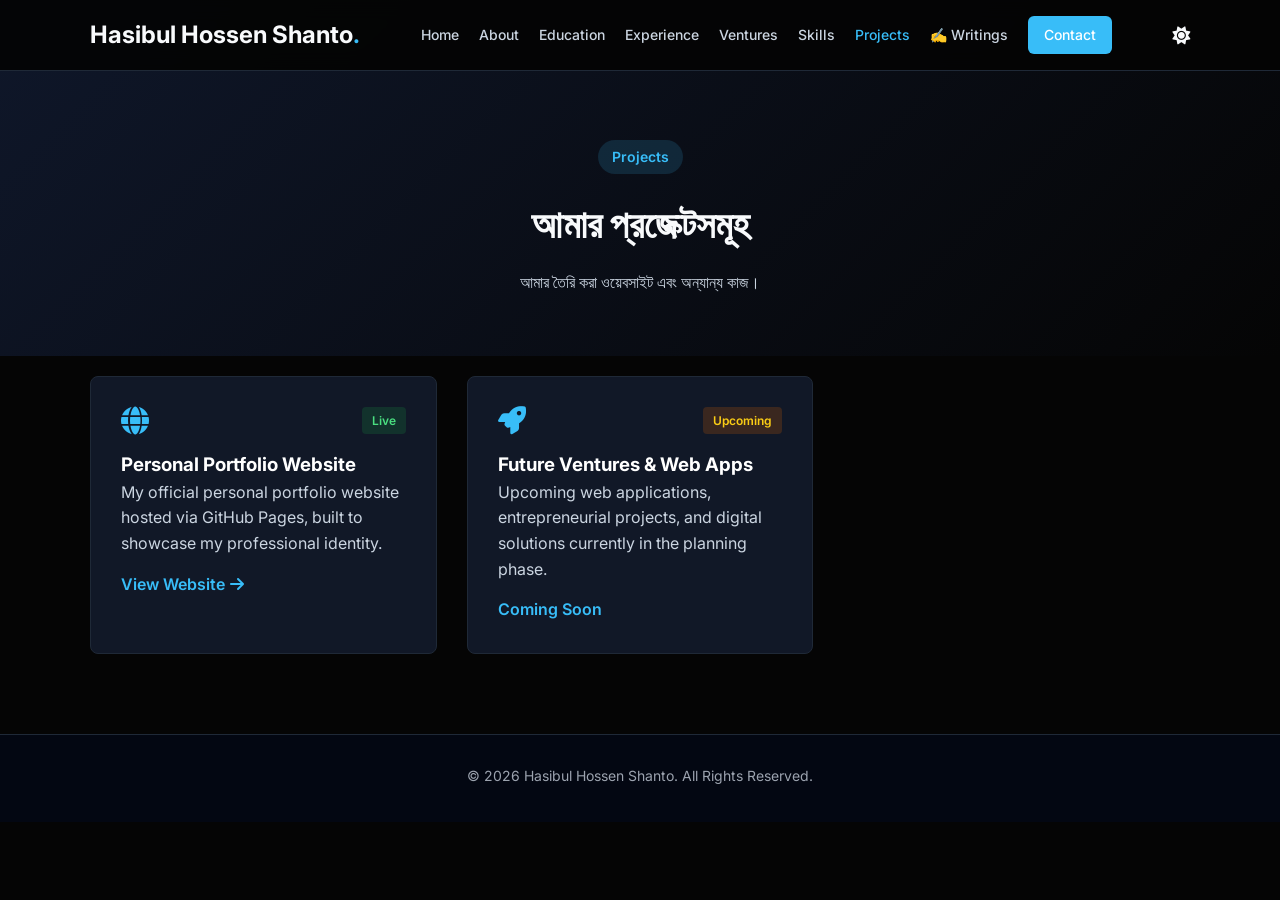
<file: projects.html>
<!DOCTYPE html>
<html lang="en" data-theme="dark">
<head>
    <meta charset="UTF-8">
    <meta name="viewport" content="width=device-width, initial-scale=1.0">
    <title>Projects | Hasibul Hossen Shanto</title>
    <link href="https://fonts.googleapis.com/css2?family=Inter:wght@300;400;500;600;700&display=swap" rel="stylesheet">
    <link rel="stylesheet" href="https://cdnjs.cloudflare.com/ajax/libs/font-awesome/6.4.0/css/all.min.css">
    <link rel="stylesheet" href="style.css?v=2">
</head>
<body>
    <header id="header">
        <div class="container nav-container">
            <a href="index.html" class="logo">Hasibul Hossen Shanto<span>.</span></a>
            <nav class="nav-menu">
                <a href="index.html">Home</a>
                <a href="about.html">About</a>
                <a href="education.html">Education</a>
                <a href="experience.html">Experience</a>
                <a href="ventures.html">Ventures</a>
                <a href="skills.html">Skills</a>
                <a href="projects.html" class="active">Projects</a>
                <a href="blog.html">✍️ Writings</a>
                <a href="contact.html" class="nav-btn">Contact</a>
            </nav>
            <div class="nav-actions" style="display: flex; align-items: center; gap: 15px;">
                <button id="theme-toggle" style="background:none;border:none;cursor:pointer;font-size:18px;color:var(--text-color);"><i class="fa-solid fa-sun" id="theme-icon"></i></button>
                <div class="hamburger"><i class="fa-solid fa-bars"></i></div>
            </div>
        </div>
    </header>

    <section class="hero" style="padding: 140px 0 60px; text-align: center;">
        <div class="container">
            <span class="tagline-badge">Projects</span>
            <h1 style="font-size: 38px; margin-bottom: 15px;">আমার প্রজেক্টসমূহ</h1>
            <p style="color: var(--text-light); max-width: 600px; margin: 0 auto;">আমার তৈরি করা ওয়েবসাইট এবং অন্যান্য কাজ।</p>
        </div>
    </section>

    <section class="section" style="padding-top: 20px;">
        <div class="container">
            <div class="projects-grid">
                <div class="project-card">
                    <div class="project-header"><i class="fa-solid fa-globe"></i><span class="status-tag">Live</span></div>
                    <h3>Personal Portfolio Website</h3>
                    <p>My official personal portfolio website hosted via GitHub Pages, built to showcase my professional identity.</p>
                    <a href="https://hasibulhossenshanto365.github.io" target="_blank" class="project-link">View Website <i class="fa-solid fa-arrow-right"></i></a>
                </div>
                <div class="project-card">
                    <div class="project-header"><i class="fa-solid fa-rocket"></i><span class="status-tag upcoming">Upcoming</span></div>
                    <h3>Future Ventures & Web Apps</h3>
                    <p>Upcoming web applications, entrepreneurial projects, and digital solutions currently in the planning phase.</p>
                    <span class="project-link disabled">Coming Soon</span>
                </div>
            </div>
        </div>
    </section>

    <footer>
        <div class="container footer-content"><p>&copy; 2026 Hasibul Hossen Shanto. All Rights Reserved.</p></div>
    </footer>

    <script>
        const themeToggleBtn = document.getElementById('theme-toggle');
        const themeIcon = document.getElementById('theme-icon');
        const htmlElement = document.documentElement;
        if (localStorage.getItem('theme') === 'light') { htmlElement.setAttribute('data-theme', 'light'); themeIcon.classList.replace('fa-sun', 'fa-moon'); }
        themeToggleBtn.addEventListener('click', () => {
            if (htmlElement.getAttribute('data-theme') === 'dark') { htmlElement.setAttribute('data-theme', 'light'); themeIcon.classList.replace('fa-sun', 'fa-moon'); localStorage.setItem('theme', 'light'); }
            else { htmlElement.setAttribute('data-theme', 'dark'); themeIcon.classList.replace('fa-moon', 'fa-sun'); localStorage.setItem('theme', 'dark'); }
        });
        const hamburger = document.querySelector('.hamburger');
        const navMenu = document.querySelector('.nav-menu');
        hamburger.addEventListener('click', () => { navMenu.classList.toggle('active'); hamburger.querySelector('i').classList.toggle('fa-bars'); hamburger.querySelector('i').classList.toggle('fa-xmark'); });
    </script>
</body>
</html>
</file>
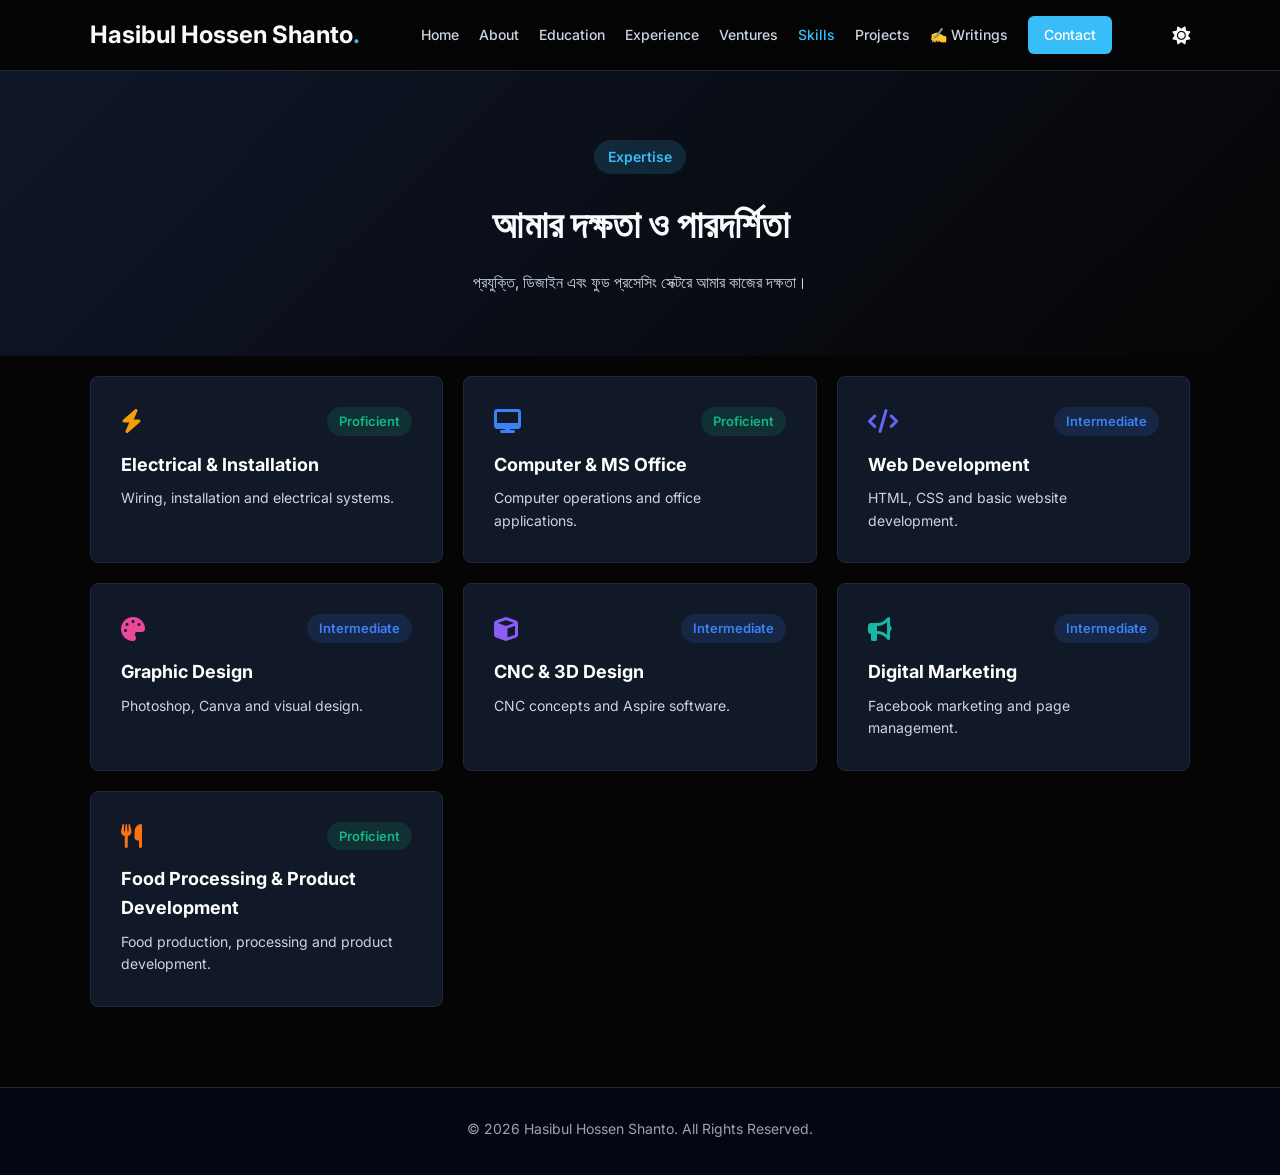
<file: skills.html>
<!DOCTYPE html>
<html lang="en" data-theme="dark">
<head>
    <meta charset="UTF-8">
    <meta name="viewport" content="width=device-width, initial-scale=1.0">
    <title>Skills | Hasibul Hossen Shanto</title>
    <link href="https://fonts.googleapis.com/css2?family=Inter:wght@300;400;500;600;700&display=swap" rel="stylesheet">
    <link rel="stylesheet" href="https://cdnjs.cloudflare.com/ajax/libs/font-awesome/6.4.0/css/all.min.css">
    <link rel="stylesheet" href="style.css?v=2">
</head>
<body>
    <header id="header">
        <div class="container nav-container">
            <a href="index.html" class="logo">Hasibul Hossen Shanto<span>.</span></a>
            <nav class="nav-menu">
                <a href="index.html">Home</a>
                <a href="about.html">About</a>
                <a href="education.html">Education</a>
                <a href="experience.html">Experience</a>
                <a href="ventures.html">Ventures</a>
                <a href="skills.html" class="active">Skills</a>
                <a href="projects.html">Projects</a>
                <a href="blog.html">✍️ Writings</a>
                <a href="contact.html" class="nav-btn">Contact</a>
            </nav>
            <div class="nav-actions" style="display: flex; align-items: center; gap: 15px;">
                <button id="theme-toggle" style="background:none;border:none;cursor:pointer;font-size:18px;color:var(--text-color);"><i class="fa-solid fa-sun" id="theme-icon"></i></button>
                <div class="hamburger"><i class="fa-solid fa-bars"></i></div>
            </div>
        </div>
    </header>

    <section class="hero" style="padding: 140px 0 60px; text-align: center;">
        <div class="container">
            <span class="tagline-badge">Expertise</span>
            <h1 style="font-size: 38px; margin-bottom: 15px;">আমার দক্ষতা ও পারদর্শিতা</h1>
            <p style="color: var(--text-light); max-width: 600px; margin: 0 auto;">প্রযুক্তি, ডিজাইন এবং ফুড প্রসেসিং সেক্টরে আমার কাজের দক্ষতা।</p>
        </div>
    </section>

    <section class="section" style="padding-top: 20px;">
        <div class="container">
            <div class="skills-grid" style="display: grid; grid-template-columns: repeat(auto-fit, minmax(280px, 1fr)); gap: 20px;">
                
                <div class="project-card">
                    <div style="display: flex; justify-content: space-between; align-items: center; margin-bottom: 15px;">
                        <i class="fa-solid fa-bolt" style="font-size: 24px; color: #f59e0b;"></i>
                        <span style="background: rgba(16, 185, 129, 0.15); color: #10b981; padding: 4px 12px; border-radius: 20px; font-size: 13px; font-weight: 600;">Proficient</span>
                    </div>
                    <h3 style="margin-bottom: 8px; font-size: 18px;">Electrical & Installation</h3>
                    <p style="font-size: 14px; color: var(--text-light);">Wiring, installation and electrical systems.</p>
                </div>

                <div class="project-card">
                    <div style="display: flex; justify-content: space-between; align-items: center; margin-bottom: 15px;">
                        <i class="fa-solid fa-desktop" style="font-size: 24px; color: #3b82f6;"></i>
                        <span style="background: rgba(16, 185, 129, 0.15); color: #10b981; padding: 4px 12px; border-radius: 20px; font-size: 13px; font-weight: 600;">Proficient</span>
                    </div>
                    <h3 style="margin-bottom: 8px; font-size: 18px;">Computer & MS Office</h3>
                    <p style="font-size: 14px; color: var(--text-light);">Computer operations and office applications.</p>
                </div>

                <div class="project-card">
                    <div style="display: flex; justify-content: space-between; align-items: center; margin-bottom: 15px;">
                        <i class="fa-solid fa-code" style="font-size: 24px; color: #6366f1;"></i>
                        <span style="background: rgba(59, 130, 246, 0.15); color: #3b82f6; padding: 4px 12px; border-radius: 20px; font-size: 13px; font-weight: 600;">Intermediate</span>
                    </div>
                    <h3 style="margin-bottom: 8px; font-size: 18px;">Web Development</h3>
                    <p style="font-size: 14px; color: var(--text-light);">HTML, CSS and basic website development.</p>
                </div>

                <div class="project-card">
                    <div style="display: flex; justify-content: space-between; align-items: center; margin-bottom: 15px;">
                        <i class="fa-solid fa-palette" style="font-size: 24px; color: #ec4899;"></i>
                        <span style="background: rgba(59, 130, 246, 0.15); color: #3b82f6; padding: 4px 12px; border-radius: 20px; font-size: 13px; font-weight: 600;">Intermediate</span>
                    </div>
                    <h3 style="margin-bottom: 8px; font-size: 18px;">Graphic Design</h3>
                    <p style="font-size: 14px; color: var(--text-light);">Photoshop, Canva and visual design.</p>
                </div>

                <div class="project-card">
                    <div style="display: flex; justify-content: space-between; align-items: center; margin-bottom: 15px;">
                        <i class="fa-solid fa-cube" style="font-size: 24px; color: #8b5cf6;"></i>
                        <span style="background: rgba(59, 130, 246, 0.15); color: #3b82f6; padding: 4px 12px; border-radius: 20px; font-size: 13px; font-weight: 600;">Intermediate</span>
                    </div>
                    <h3 style="margin-bottom: 8px; font-size: 18px;">CNC & 3D Design</h3>
                    <p style="font-size: 14px; color: var(--text-light);">CNC concepts and Aspire software.</p>
                </div>

                <div class="project-card">
                    <div style="display: flex; justify-content: space-between; align-items: center; margin-bottom: 15px;">
                        <i class="fa-solid fa-bullhorn" style="font-size: 24px; color: #14b8a6;"></i>
                        <span style="background: rgba(59, 130, 246, 0.15); color: #3b82f6; padding: 4px 12px; border-radius: 20px; font-size: 13px; font-weight: 600;">Intermediate</span>
                    </div>
                    <h3 style="margin-bottom: 8px; font-size: 18px;">Digital Marketing</h3>
                    <p style="font-size: 14px; color: var(--text-light);">Facebook marketing and page management.</p>
                </div>

                <div class="project-card">
                    <div style="display: flex; justify-content: space-between; align-items: center; margin-bottom: 15px;">
                        <i class="fa-solid fa-utensils" style="font-size: 24px; color: #f97316;"></i>
                        <span style="background: rgba(16, 185, 129, 0.15); color: #10b981; padding: 4px 12px; border-radius: 20px; font-size: 13px; font-weight: 600;">Proficient</span>
                    </div>
                    <h3 style="margin-bottom: 8px; font-size: 18px;">Food Processing & Product Development</h3>
                    <p style="font-size: 14px; color: var(--text-light);">Food production, processing and product development.</p>
                </div>

            </div>
        </div>
    </section>

    <footer>
        <div class="container footer-content"><p>&copy; 2026 Hasibul Hossen Shanto. All Rights Reserved.</p></div>
    </footer>

    <script>
        const themeToggleBtn = document.getElementById('theme-toggle');
        const themeIcon = document.getElementById('theme-icon');
        const htmlElement = document.documentElement;
        if (localStorage.getItem('theme') === 'light') { htmlElement.setAttribute('data-theme', 'light'); themeIcon.classList.replace('fa-sun', 'fa-moon'); }
        themeToggleBtn.addEventListener('click', () => {
            if (htmlElement.getAttribute('data-theme') === 'dark') { htmlElement.setAttribute('data-theme', 'light'); themeIcon.classList.replace('fa-sun', 'fa-moon'); localStorage.setItem('theme', 'light'); }
            else { htmlElement.setAttribute('data-theme', 'dark'); themeIcon.classList.replace('fa-moon', 'fa-sun'); localStorage.setItem('theme', 'dark'); }
        });
        const hamburger = document.querySelector('.hamburger');
        const navMenu = document.querySelector('.nav-menu');
        hamburger.addEventListener('click', () => { navMenu.classList.toggle('active'); hamburger.querySelector('i').classList.toggle('fa-bars'); hamburger.querySelector('i').classList.toggle('fa-xmark'); });
    </script>
</body>
</html>
</file>
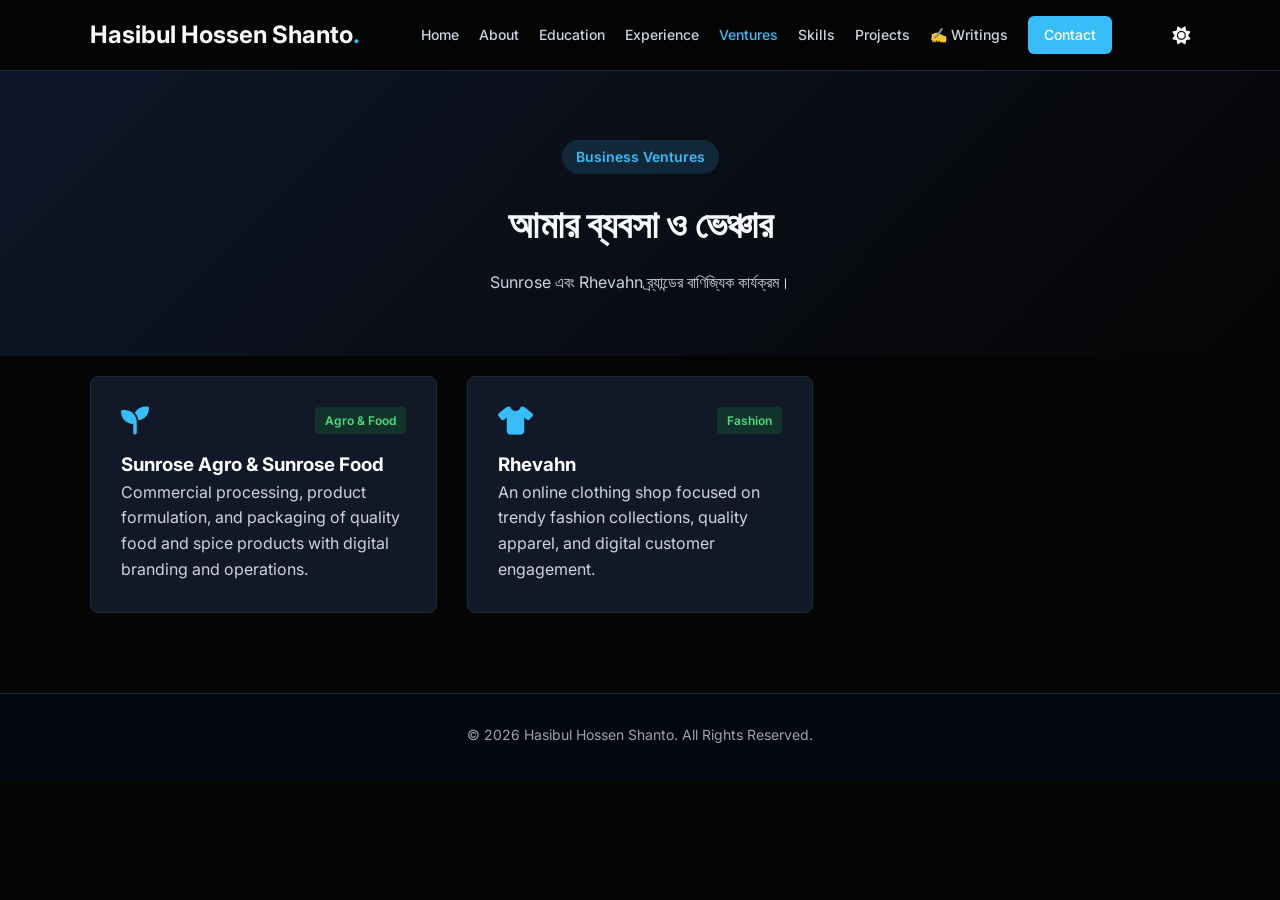
<file: ventures.html>
<!DOCTYPE html>
<html lang="en" data-theme="dark">
<head>
    <meta charset="UTF-8">
    <meta name="viewport" content="width=device-width, initial-scale=1.0">
    <title>Ventures | Hasibul Hossen Shanto</title>
    <link href="https://fonts.googleapis.com/css2?family=Inter:wght@300;400;500;600;700&display=swap" rel="stylesheet">
    <link rel="stylesheet" href="https://cdnjs.cloudflare.com/ajax/libs/font-awesome/6.4.0/css/all.min.css">
    <link rel="stylesheet" href="style.css?v=2">
</head>
<body>
    <header id="header">
        <div class="container nav-container">
            <a href="index.html" class="logo">Hasibul Hossen Shanto<span>.</span></a>
            <nav class="nav-menu">
                <a href="index.html">Home</a>
                <a href="about.html">About</a>
                <a href="education.html">Education</a>
                <a href="experience.html">Experience</a>
                <a href="ventures.html" class="active">Ventures</a>
                <a href="skills.html">Skills</a>
                <a href="projects.html">Projects</a>
                <a href="blog.html">✍️ Writings</a>
                <a href="contact.html" class="nav-btn">Contact</a>
            </nav>
            <div class="nav-actions" style="display: flex; align-items: center; gap: 15px;">
                <button id="theme-toggle" style="background:none;border:none;cursor:pointer;font-size:18px;color:var(--text-color);"><i class="fa-solid fa-sun" id="theme-icon"></i></button>
                <div class="hamburger"><i class="fa-solid fa-bars"></i></div>
            </div>
        </div>
    </header>

    <section class="hero" style="padding: 140px 0 60px; text-align: center;">
        <div class="container">
            <span class="tagline-badge">Business Ventures</span>
            <h1 style="font-size: 38px; margin-bottom: 15px;">আমার ব্যবসা ও ভেঞ্চার</h1>
            <p style="color: var(--text-light); max-width: 600px; margin: 0 auto;">Sunrose এবং Rhevahn ব্র্যান্ডের বাণিজ্যিক কার্যক্রম।</p>
        </div>
    </section>

    <section class="section" style="padding-top: 20px;">
        <div class="container">
            <div class="projects-grid">
                <div class="project-card">
                    <div class="project-header"><i class="fa-solid fa-seedling"></i><span class="status-tag">Agro & Food</span></div>
                    <h3>Sunrose Agro & Sunrose Food</h3>
                    <p>Commercial processing, product formulation, and packaging of quality food and spice products with digital branding and operations.</p>
                </div>
                <div class="project-card">
                    <div class="project-header"><i class="fa-solid fa-shirt"></i><span class="status-tag">Fashion</span></div>
                    <h3>Rhevahn</h3>
                    <p>An online clothing shop focused on trendy fashion collections, quality apparel, and digital customer engagement.</p>
                </div>
            </div>
        </div>
    </section>

    <footer>
        <div class="container footer-content"><p>&copy; 2026 Hasibul Hossen Shanto. All Rights Reserved.</p></div>
    </footer>

    <script>
        const themeToggleBtn = document.getElementById('theme-toggle');
        const themeIcon = document.getElementById('theme-icon');
        const htmlElement = document.documentElement;
        if (localStorage.getItem('theme') === 'light') { htmlElement.setAttribute('data-theme', 'light'); themeIcon.classList.replace('fa-sun', 'fa-moon'); }
        themeToggleBtn.addEventListener('click', () => {
            if (htmlElement.getAttribute('data-theme') === 'dark') { htmlElement.setAttribute('data-theme', 'light'); themeIcon.classList.replace('fa-sun', 'fa-moon'); localStorage.setItem('theme', 'light'); }
            else { htmlElement.setAttribute('data-theme', 'dark'); themeIcon.classList.replace('fa-moon', 'fa-sun'); localStorage.setItem('theme', 'dark'); }
        });
        const hamburger = document.querySelector('.hamburger');
        const navMenu = document.querySelector('.nav-menu');
        hamburger.addEventListener('click', () => { navMenu.classList.toggle('active'); hamburger.querySelector('i').classList.toggle('fa-bars'); hamburger.querySelector('i').classList.toggle('fa-xmark'); });
    </script>
</body>
</html>
</file>
<file: style.css>
/* Global Reset & Variables */
* {
    margin: 0;
    padding: 0;
    box-sizing: border-box;
    font-family: 'Inter', sans-serif;
    scroll-behavior: smooth;
}

:root {
    --primary-color: #2563eb;
    --primary-dark: #1d4ed8;
    --text-color: #1f2937;
    --text-light: #4b5563;
    --bg-color: #ffffff;
    --bg-light: #f9fafb;
    --card-bg: #ffffff;
    --border-color: #e5e7eb;
    --header-bg: rgba(255, 255, 255, 0.95);
    --hero-bg: linear-gradient(135deg, #f0f4ff 0%, #ffffff 100%);
    --transition: all 0.3s ease;
}

[data-theme="dark"] {
    --primary-color: #38bdf8;       /* উজ্জ্বল আকাশী নীল */
    --primary-dark: #0ea5e9;
    --text-color: #f8fafc;          /* একদম পরিষ্কার উজ্জ্বল সাদা */
    --text-light: #cbd5e1;          /* হালকা লেখার জন্য সিলভার-গ্রে */
    --bg-color: #050505;            /* নিখাদ এবং গাঢ় ডিপ ব্ল্যাক */
    --bg-light: #0f172a;            
    --card-bg: #111827;             /* কার্ডের ব্যাকগ্রাউন্ড গাঢ় কালোর সাথে সামঞ্জস্যপূর্ণ */
    --border-color: #1f2937;        /* কার্ড ও সেকশনের বর্ডার */
    --header-bg: rgba(5, 5, 5, 0.95);
    --hero-bg: linear-gradient(135deg, #0f172a 0%, #050505 100%);
}

body {
    color: var(--text-color);
    background-color: var(--bg-color);
    line-height: 1.6;
    transition: var(--transition);
    overflow-x: hidden;
}

.container {
    width: 100%;
    max-width: 1140px;
    margin: 0 auto;
    padding: 0 20px;
}

/* Preloader / Splash Screen Styles */
#preloader {
    position: fixed;
    top: 0;
    left: 0;
    width: 100%;
    height: 100%;
    background: #050505;
    display: flex;
    justify-content: center;
    align-items: center;
    z-index: 99999;
    transition: transform 0.8s cubic-bezier(0.77, 0, 0.175, 1), opacity 0.8s ease;
}

.preloader-content {
    text-align: center;
    color: #f3f4f6;
    animation: fadeInPreloader 1s ease;
}

.preloader-img-box {
    width: 130px;
    height: 130px;
    border-radius: 50%;
    overflow: hidden;
    margin: 0 auto 20px;
    border: 4px solid #38bdf8;
    box-shadow: 0 15px 30px rgba(0, 0, 0, 0.6);
    animation: pulseLogo 2s infinite ease-in-out;
}

.preloader-img-box img {
    width: 100%;
    height: 100%;
    object-fit: cover;
}

.preloader-content h2 {
    font-size: 26px;
    font-weight: 700;
    margin-bottom: 8px;
    color: #ffffff;
}

.preloader-content p {
    font-size: 15px;
    color: #94a3b8;
    margin-bottom: 25px;
    letter-spacing: 1px;
}

.loader-spinner {
    width: 40px;
    height: 40px;
    border: 4px solid rgba(56, 189, 248, 0.2);
    border-top: 4px solid #38bdf8;
    border-radius: 50%;
    margin: 0 auto;
    animation: spinLoader 1s linear infinite;
}

@keyframes spinLoader {
    0% { transform: rotate(0deg); }
    100% { transform: rotate(360deg); }
}

@keyframes pulseLogo {
    0% { transform: scale(1); }
    50% { transform: scale(1.05); }
    100% { transform: scale(1); }
}

@keyframes fadeInPreloader {
    from { opacity: 0; transform: translateY(20px); }
    to { opacity: 1; transform: translateY(0); }
}

#preloader.loaded {
    transform: translateY(-100%);
    opacity: 0;
    pointer-events: none;
}

/* Header & Navbar */
header {
    position: fixed;
    top: 0;
    left: 0;
    width: 100%;
    background: var(--header-bg);
    backdrop-filter: blur(10px);
    border-bottom: 1px solid var(--border-color);
    z-index: 1000;
    transition: var(--transition);
}

.nav-container {
    display: flex;
    justify-content: space-between;
    align-items: center;
    height: 70px;
}

.logo {
    font-size: 24px;
    font-weight: 700;
    color: var(--text-color);
    text-decoration: none;
}

.logo span {
    color: var(--primary-color);
}

.nav-menu {
    display: flex;
    align-items: center;
    gap: 20px;
}

.nav-menu a {
    text-decoration: none;
    color: var(--text-light);
    font-weight: 500;
    font-size: 14px;
    transition: var(--transition);
}

.nav-menu a:hover, .nav-menu a.active {
    color: var(--primary-color);
}

.nav-btn {
    background-color: var(--primary-color);
    color: #fff !important;
    padding: 8px 16px;
    border-radius: 6px;
}

.nav-btn:hover {
    background-color: var(--primary-dark);
}

.hamburger {
    display: none;
    font-size: 24px;
    cursor: pointer;
    color: var(--text-color);
}

/* Hero Section */
.hero {
    padding: 160px 0 100px;
    background: var(--hero-bg);
    transition: var(--transition);
}

.hero-container {
    display: grid;
    grid-template-columns: 1.2fr 0.8fr;
    gap: 40px;
    align-items: center;
}

.tagline-badge {
    display: inline-block;
    background: #e0e7ff;
    color: var(--primary-color);
    padding: 6px 14px;
    border-radius: 20px;
    font-size: 14px;
    font-weight: 600;
    margin-bottom: 20px;
}

[data-theme="dark"] .tagline-badge {
    background: rgba(56, 189, 248, 0.15);
    color: #38bdf8;
}

.hero-content h1 {
    font-size: 42px;
    font-weight: 700;
    line-height: 1.2;
    margin-bottom: 20px;
    color: var(--text-color);
}

.hero-content h1 span {
    color: var(--primary-color);
}

.hero-content p {
    font-size: 16px;
    color: var(--text-light);
    margin-bottom: 30px;
}

.hero-btns {
    display: flex;
    gap: 15px;
}

.btn {
    display: inline-block;
    padding: 12px 24px;
    border-radius: 6px;
    font-weight: 600;
    text-decoration: none;
    transition: var(--transition);
}

.btn-primary {
    background-color: var(--primary-color);
    color: #fff;
}

.btn-primary:hover {
    background-color: var(--primary-dark);
}

.btn-secondary {
    background-color: transparent;
    color: var(--text-color);
    border: 1px solid var(--border-color);
}

.btn-secondary:hover {
    background-color: var(--border-color);
}

.hero-image {
    display: flex;
    justify-content: center;
}

.image-box {
    width: 280px;
    height: 280px;
    border-radius: 50%;
    background: var(--card-bg);
    display: flex;
    align-items: center;
    justify-content: center;
    border: 5px solid var(--border-color);
    box-shadow: 0 20px 25px -5px rgba(0, 0, 0, 0.3);
    animation: floatImage 4s ease-in-out infinite;
}

@keyframes floatImage {
    0% { transform: translateY(0); }
    50% { transform: translateY(-10px); }
    100% { transform: translateY(0); }
}

/* General Sections */
.section {
    padding: 80px 0;
    background-color: var(--bg-color);
    transition: var(--transition);
}

.bg-light {
    background-color: var(--bg-light);
}

.section-title {
    text-align: center;
    margin-bottom: 50px;
}

.section-title h2 {
    font-size: 32px;
    font-weight: 700;
    margin-bottom: 10px;
    color: var(--text-color);
}

.section-title p {
    color: var(--text-light);
    font-size: 16px;
}

/* Cards & Grids */
.skills-grid, .projects-grid {
    display: grid;
    grid-template-columns: repeat(3, 1fr);
    gap: 30px;
}

.skill-category, .project-card, .card {
    background: var(--card-bg);
    padding: 30px;
    border-radius: 8px;
    border: 1px solid var(--border-color);
    transition: var(--transition);
}

.skill-category:hover, .project-card:hover, .card:hover {
    transform: translateY(-6px);
    box-shadow: 0 12px 25px -5px rgba(0, 0, 0, 0.3);
}

/* ডার্ক থিমে কার্ডের ভেਤরের টেক্সট কালার ফিক্স */
[data-theme="dark"] .project-card h3, 
[data-theme="dark"] .card h3, 
[data-theme="dark"] .skill-category h3 {
    color: #ffffff !important;
}

[data-theme="dark"] .project-card p, 
[data-theme="dark"] .card p, 
[data-theme="dark"] .skill-category p {
    color: #cbd5e1 !important;
}

.project-header {
    display: flex;
    justify-content: space-between;
    align-items: center;
    margin-bottom: 15px;
}

.project-header i {
    font-size: 28px;
    color: var(--primary-color);
}

.status-tag {
    background: #dcfce7;
    color: #15803d;
    padding: 4px 10px;
    border-radius: 4px;
    font-size: 12px;
    font-weight: 600;
}

[data-theme="dark"] .status-tag {
    background: rgba(21, 128, 61, 0.25);
    color: #4ade80;
}

.status-tag.upcoming {
    background: #fef3c7;
    color: #b45309;
}

[data-theme="dark"] .status-tag.upcoming {
    background: rgba(180, 83, 9, 0.25);
    color: #facc15;
}

.project-link {
    text-decoration: none;
    color: var(--primary-color);
    font-weight: 600;
    display: inline-flex;
    align-items: center;
    gap: 5px;
    margin-top: 15px;
}

/* Footer */
footer {
    background: #030712;
    color: #9ca3af;
    padding: 30px 0;
    text-align: center;
    border-top: 1px solid var(--border-color);
}

footer p {
    font-size: 14px;
    margin-bottom: 5px;
}

.footer-tagline {
    color: #6b7280;
    font-size: 13px;
}

/* Mobile Menu Responsive Styles */
@media (max-width: 968px) {
    .hero-container, .skills-grid, .projects-grid {
        grid-template-columns: 1fr;
    }

    .hero-btns {
        justify-content: center;
    }

    .nav-menu {
        position: absolute;
        top: 70px;
        left: 0;
        width: 100%;
        background: var(--header-bg);
        flex-direction: column;
        align-items: center;
        gap: 20px;
        padding: 25px 0;
        border-bottom: 1px solid var(--border-color);
        box-shadow: 0 10px 15px rgba(0, 0, 0, 0.3);
        display: none;
    }

    .nav-menu.active {
        display: flex;
    }

    .hamburger {
        display: block;
    }
}
</file>
